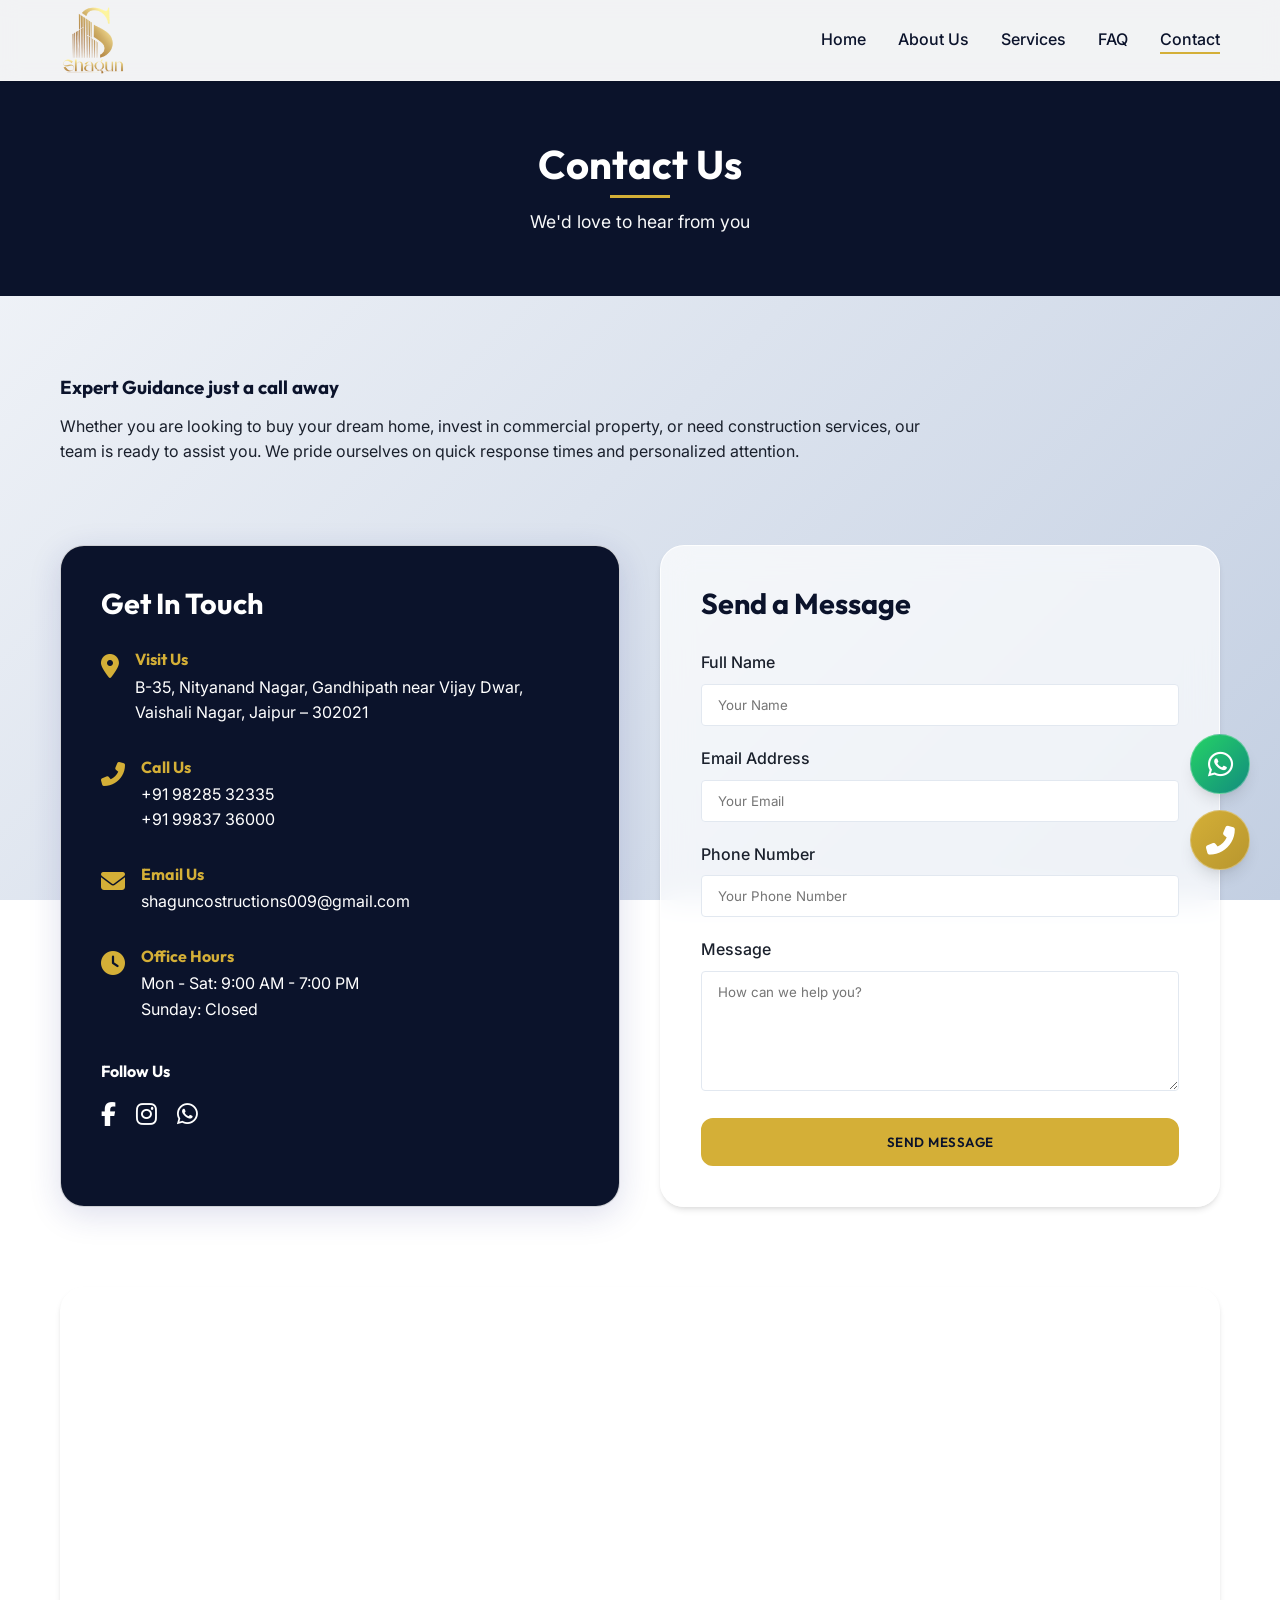
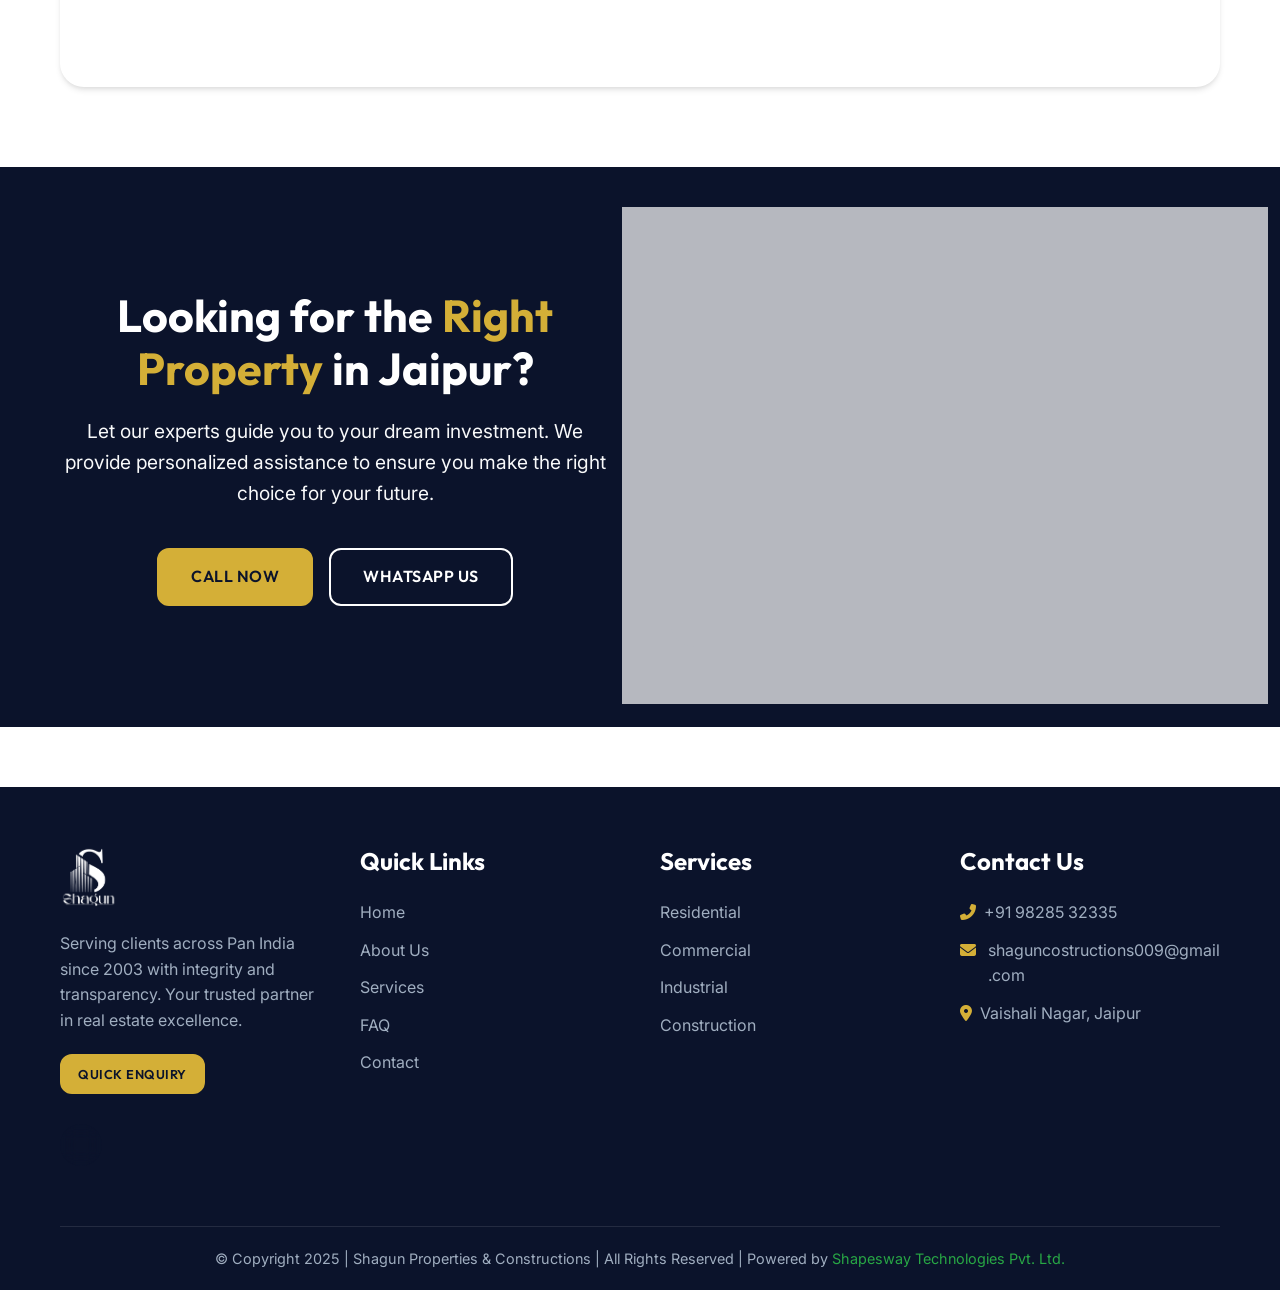
<file: contact.html>
<!DOCTYPE html>
<html lang="en">

<head>
    <meta charset="UTF-8">
    <meta name="viewport" content="width=device-width, initial-scale=1.0">
    <title>Contact Us | Shagun Properties & Constructions</title>
    <meta name="description"
        content="Get in touch with Shagun Properties & Constructions. Call us, email us, or visit our office in Jaipur.">
    <meta name="theme-color" content="#D4AF37">
    <link rel="preconnect" href="https://cdnjs.cloudflare.com">
    <link rel="stylesheet" href="assets/css/style.css">
    <link rel="stylesheet" href="https://cdnjs.cloudflare.com/ajax/libs/font-awesome/6.4.0/css/all.min.css">
</head>

<body>

    <!-- Header -->
    <header class="header">
        <div class="container">
            <a href="index.html" class="logo">
                <img src="assets/images/logo.png" alt="Shagun Properties" width="200" height="70" style="height: 70px; width: auto; object-fit: contain;">
            </a>
            <nav>
                <ul class="nav-menu">
                    <li><a href="index.html" class="nav-link">Home</a></li>
                    <li><a href="about.html" class="nav-link">About Us</a></li>
                    <li><a href="services.html" class="nav-link">Services</a></li>
                    <li><a href="faq.html" class="nav-link">FAQ</a></li>
                    <li><a href="contact.html" class="nav-link active">Contact</a></li>
                </ul>
            </nav>
            <div class="mobile-toggle">
                <i class="fas fa-bars"></i>
            </div>
        </div>
    </header>

    <main>
        <!-- Page Header -->
        <section class="section"
            style="background-color: var(--primary-dark); padding-top: 140px; padding-bottom: 60px;">
            <div class="container">
                <div class="section-title" style="margin-bottom: 0;">
                    <h2 style="color: var(--white);">Contact Us</h2>
                    <p style="color: var(--off-white);">We'd love to hear from you</p>
                </div>
            </div>
        </section>

        <!-- Why Contact Us Teaser -->
        <section class="section" style="padding-bottom: 0;">
            <div class="container">
                <div class="intro-text reveal" style="max-width: 900px;">
                    <h3 style="margin-bottom: 15px; color: var(--primary-dark);">Expert Guidance just a call away</h3>
                    <p>Whether you are looking to buy your dream home, invest in commercial property, or need
                        construction services, our team is ready to assist you. We pride ourselves on quick response
                        times and personalized attention.</p>
                </div>
            </div>
        </section>

        <!-- Contact Section -->
        <section class="section">
            <div class="container">
                <div class="contact-wrapper">
                    <!-- Contact Info -->
                    <div class="contact-info-box reveal"
                        style="background-color: #0B132B !important; color: #ffffff !important; padding: 40px; border-radius: 24px;">
                        <h3 style="font-size: 1.8rem; margin-bottom: 30px; color: #ffffff;">Get In Touch</h3>

                        <div class="contact-info-item">
                            <i class="fas fa-map-marker-alt contact-icon"></i>
                            <div>
                                <h4 style="color: var(--accent-gold); margin-bottom: 5px;">Visit Us</h4>
                                <p style="color: #ffffff;">B-35, Nityanand Nagar, Gandhipath near Vijay
                                    Dwar,<br>Vaishali
                                    Nagar, Jaipur – 302021
                                </p>
                            </div>
                        </div>

                        <div class="contact-info-item">
                            <i class="fas fa-phone-alt contact-icon"></i>
                            <div>
                                <h4 style="color: var(--accent-gold); margin-bottom: 5px;">Call Us</h4>
                                <p style="color: #ffffff;">+91 98285 32335</p>
                                <p style="color: #ffffff;">+91 99837 36000</p>
                            </div>
                        </div>

                        <div class="contact-info-item">
                            <i class="fas fa-envelope contact-icon"></i>
                            <div>
                                <h4 style="color: var(--accent-gold); margin-bottom: 5px;">Email Us</h4>
                                <p style="color: #ffffff;"><a href="mailto:shaguncostructions009@gmail.com" style="color: inherit;">shaguncostructions009@gmail.com</a></p>
                            </div>
                        </div>

                        <div class="contact-info-item">
                            <i class="fas fa-clock contact-icon"></i>
                            <div>
                                <h4 style="color: var(--accent-gold); margin-bottom: 5px;">Office Hours</h4>
                                <p style="color: #ffffff;">Mon - Sat: 9:00 AM - 7:00 PM</p>
                                <p style="color: #ffffff;">Sunday: Closed</p>
                            </div>
                        </div>

                        <div style="margin-top: 40px;">
                            <h4 style="color: var(--white); margin-bottom: 15px;">Follow Us</h4>
                            <div style="display: flex; gap: 20px;">
                                <a href="#" style="color: var(--white); font-size: 1.5rem;"><i
                                        class="fab fa-facebook-f"></i></a>
                                <a href="#" style="color: var(--white); font-size: 1.5rem;"><i
                                        class="fab fa-instagram"></i></a>
                                <a href="#" style="color: var(--white); font-size: 1.5rem;"><i
                                        class="fab fa-whatsapp"></i></a>
                            </div>
                        </div>
                    </div>

                    <!-- Contact Form -->
                    <div class="contact-form-box reveal">
                        <h3 style="font-size: 1.8rem; margin-bottom: 30px; color: var(--primary-dark);">Send a Message
                        </h3>
                        <form id="contactForm">
                            <div class="form-group">
                                <label for="name" class="form-label">Full Name</label>
                                <input type="text" id="name" class="form-input" placeholder="Your Name" required>
                            </div>

                            <div class="form-group">
                                <label for="email" class="form-label">Email Address</label>
                                <input type="email" id="email" class="form-input" placeholder="Your Email" required>
                            </div>

                            <div class="form-group">
                                <label for="phone" class="form-label">Phone Number</label>
                                <input type="tel" id="phone" class="form-input" placeholder="Your Phone Number"
                                    required>
                            </div>

                            <div class="form-group">
                                <label for="message" class="form-label">Message</label>
                                <textarea id="message" class="form-textarea" placeholder="How can we help you?"
                                    required></textarea>
                            </div>

                            <button type="submit" class="btn btn-primary" style="width: 100%;">Send Message</button>
                        </form>
                    </div>
                </div>
            </div>
        </section>

        <!-- Map (Optional Iframe) -->
        <section class="section" style="padding-top: 0;">
            <div class="container">
                <div class="reveal"
                    style="border-radius: var(--radius-lg); overflow: hidden; box-shadow: var(--shadow-md); height: 400px;">
                    <!-- Placeholder Map -->
                    <iframe
                        src="https://www.google.com/maps/embed?pb=!1m18!1m12!1m3!1d3557.9348310598507!2d75.74849837543918!3d26.90556327665148!2m3!1f0!2f0!3f0!3m2!1i1024!2i768!4f13.1!3m3!1m2!1s0x396db5ded715038b%3A0xa6714e3a0771cf8b!2sShagun%20Properties%20%40%20To-Let%20Service!5e0!3m2!1sen!2sin!4v1766127389194!5m2!1sen!2sin"
                        width="100%" height="100%" style="border:0;" allowfullscreen="" loading="lazy"
                        referrerpolicy="no-referrer-when-downgrade"></iframe>
                </div>
            </div>
        </section>
        
        <!-- CTA Banner -->
        <section class="cta-banner reveal" style="background: var(--primary-dark); padding: 80px 0; text-align: center;">
            <div class="container">
                <div class="intro-wrapper reveal">
                    <div class="intro-content">
                        <h2 style="font-size: 2.8rem; margin-bottom: 20px; color: var(--white); line-height: 1.2;">
                            Looking for the <span style="color: var(--accent-gold);">Right Property</span> in Jaipur?
                        </h2>
                        <p style="font-size: 1.2rem; margin-bottom: 40px; color: var(--off-white); line-height: 1.6;">
                            Let our experts guide you to your dream investment. We provide personalized assistance
                            to ensure you make the right choice for your future.
                        </p>
                        <div class="hero-btns">
                            <a href="tel:9828532335" class="btn btn-primary"
                                style="background-color: var(--accent-gold); color: var(--primary-dark); border-color: var(--accent-gold);">Call
                                Now</a>
                            <a href="https://wa.me/919828532335" class="btn btn-outline" target="_blank">WhatsApp Us</a>
                        </div>
                    </div>
                    <div class="intro-image">
                        <img src="assets/images/cta-bg.jpg" alt="Real Estate Consultation" class="glass-panel"
                            style="border-radius: var(--radius-lg); width: 100%; height: 400px; object-fit: cover; border: 1px solid rgba(255,255,255,0.1);"
                            loading="lazy" decoding="async">
                    </div>
                </div>
            </div>
        </section>

        <!-- White Spacer -->
        <div style="height: 60px; background-color: white;"></div>
    </main>

    <!-- Footer -->
    <footer class="footer">
        <div class="container">
            <div class="footer-content">
                <div class="footer-col">
                    <div class="footer-identity" style="margin-bottom: 24px;">
                        <a href="index.html">
                            <img src="assets/images/logo.png" alt="Shagun Properties Logo" width="180" height="60" style="height: 60px; width: auto; object-fit: contain; filter: brightness(0) invert(1);">
                        </a>
                    </div>
                    <p style="color: var(--text-light); margin-bottom: 20px;">
                        Serving clients across Pan India since 2003 with integrity and transparency. Your trusted
                        partner in real estate excellence.
                    </p>
                    <a href="contact.html" class="btn btn-primary"
                        style="padding: 8px 16px; font-size: 0.8rem; margin-bottom: 20px;">Quick Enquiry</a>
                    <div class="social-links">
                        <a href="https://www.instagram.com/shagun_constructions/" class="social-icon-instagram" target="_blank"><i class="fab fa-instagram"></i></a>
                    </div>
                </div>

                <div class="footer-col">
                    <h3>Quick Links</h3>
                    <ul class="footer-links">
                        <li><a href="index.html">Home</a></li>
                        <li><a href="about.html">About Us</a></li>
                        <li><a href="services.html">Services</a></li>
                        <li><a href="faq.html">FAQ</a></li>
                        <li><a href="contact.html">Contact</a></li>
                    </ul>
                </div>

                <div class="footer-col">
                    <h3>Services</h3>
                    <ul class="footer-links">
                        <li><a href="services.html">Residential</a></li>
                        <li><a href="services.html">Commercial</a></li>
                        <li><a href="services.html">Industrial</a></li>
                        <li><a href="services.html">Construction</a></li>
                    </ul>
                </div>

                <div class="footer-col">
                    <h3>Contact Us</h3>
                    <ul class="footer-links">
                        <li><i class="fas fa-phone-alt" style="color: var(--accent-gold); margin-right: 8px;"></i> +91
                            98285 32335</li>
                        <li><i class="fas fa-envelope" style="color: var(--accent-gold); margin-right: 12px;"></i>
                            <a href="mailto:shaguncostructions009@gmail.com">shaguncostructions009@gmail.com</a>
                        </li>
                        <li><i class="fas fa-map-marker-alt" style="color: var(--accent-gold); margin-right: 8px;"></i>
                            Vaishali Nagar, Jaipur</li>
                    </ul>
                </div>
            </div>

            <div class="footer-bottom">
                <p>©️ Copyright 2025 | <a href="index.html" style="color: inherit;">Shagun Properties & Constructions</a> | All Rights Reserved | Powered by
                    <a href="https://shapesway.in" target="_blank" rel="noopener" style="color: #28a745;">Shapesway
                        Technologies
                        Pvt. Ltd.</a>
                </p>
            </div>
        </div>
    </footer>

    <!-- Scroll to Top Button -->
    <button class="scroll-top-btn" title="Scroll to Top">
        <i class="fas fa-arrow-up"></i>
    </button>

    <!-- Floating Buttons -->
    <div class="floating-btns">
        <a href="https://wa.me/919828532335" class="float-btn btn-whatsapp" target="_blank" title="WhatsApp Us">
            <i class="fab fa-whatsapp"></i>
        </a>
        <a href="tel:9828532335" class="float-btn btn-call" title="Call Now">
            <i class="fas fa-phone-alt"></i>
        </a>
    </div>

    <script src="assets/js/script.js"></script>
</body>

</html>
</file>
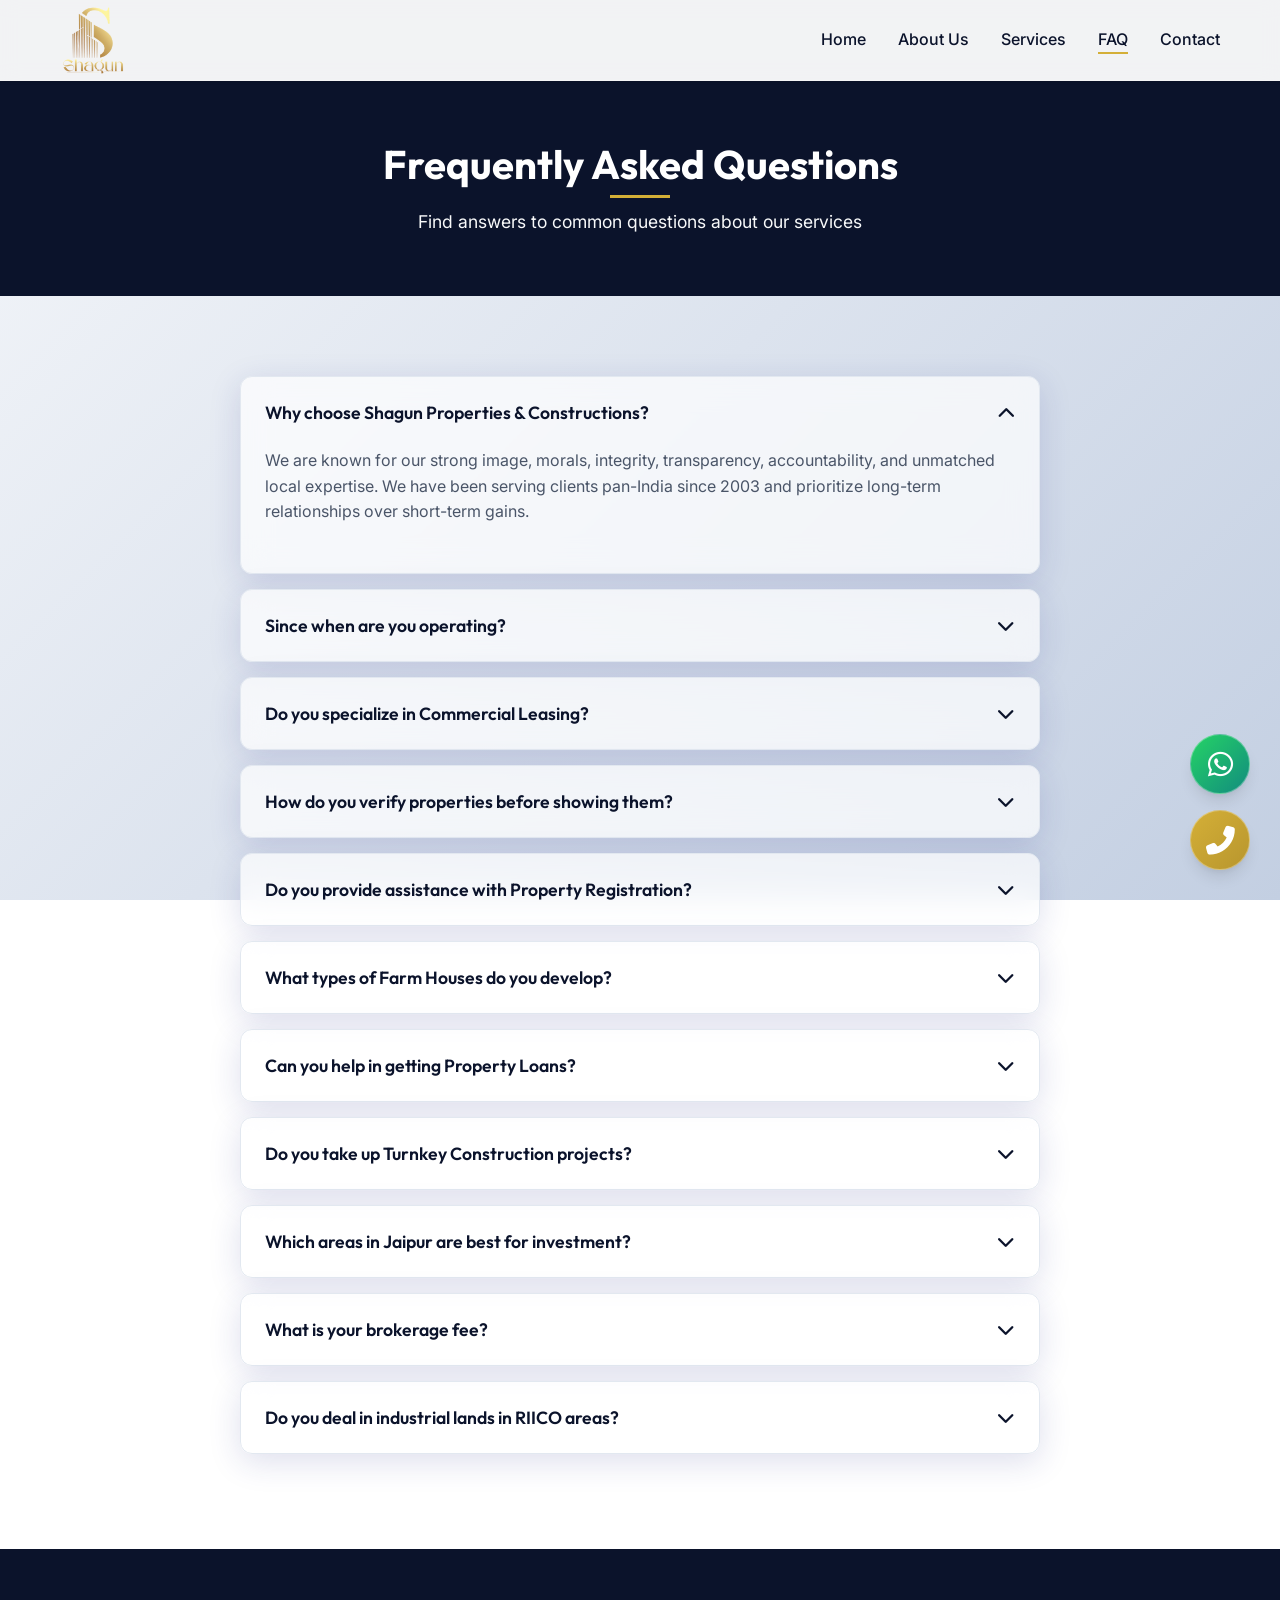
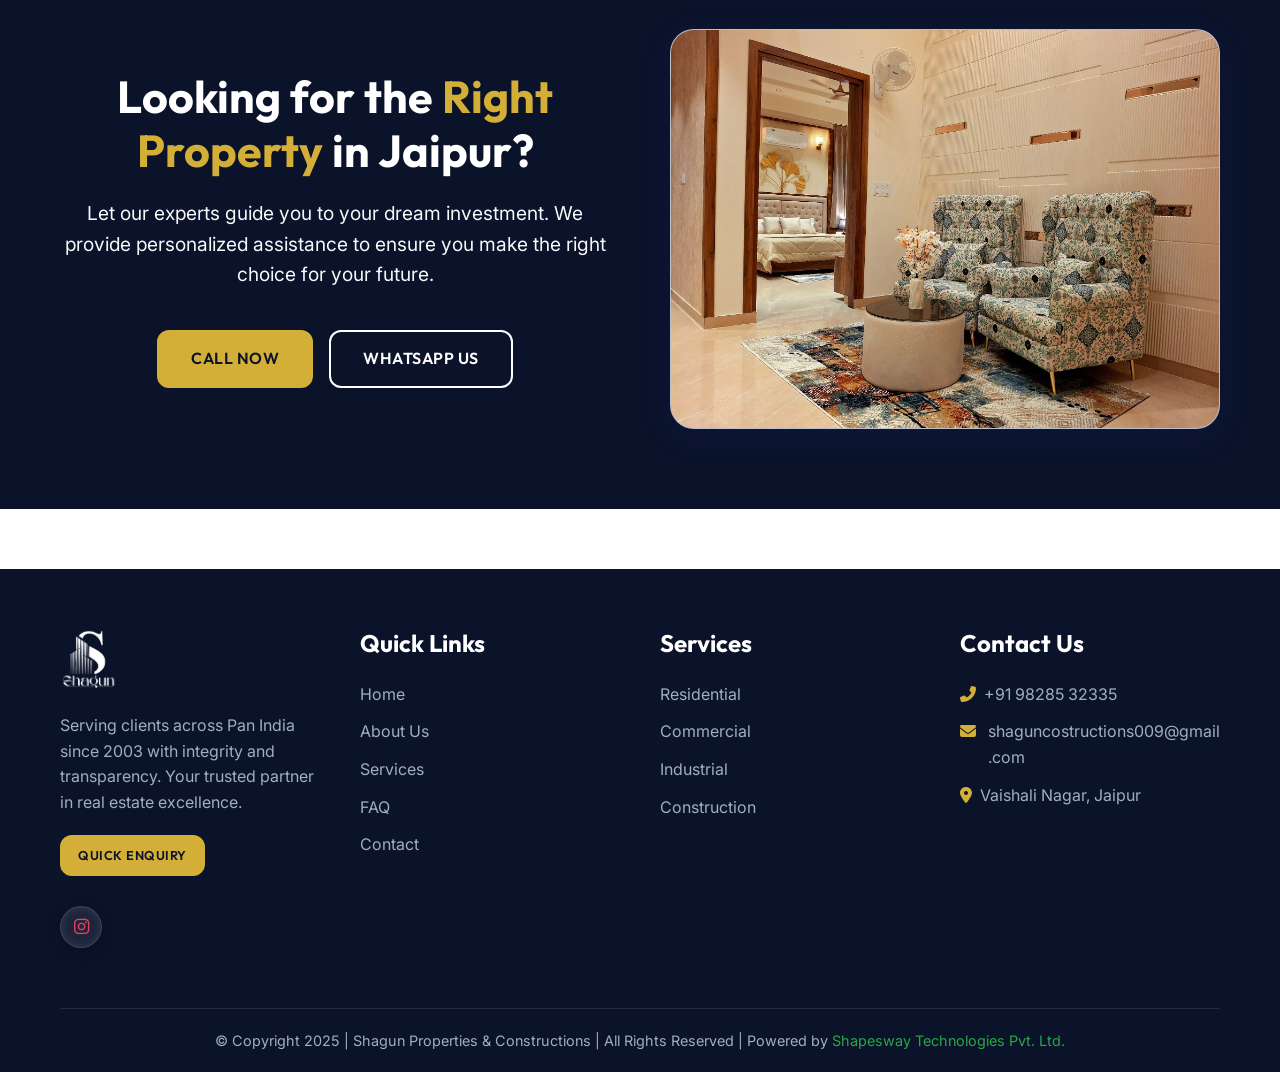
<file: faq.html>
<!DOCTYPE html>
<html lang="en">

<head>
    <meta charset="UTF-8">
    <meta name="viewport" content="width=device-width, initial-scale=1.0">
    <title>FAQ | Shagun Properties & Constructions</title>
    <meta name="description" content="Frequently Asked Questions about our real estate services in Jaipur.">
    <meta name="theme-color" content="#D4AF37">
    <link rel="preconnect" href="https://cdnjs.cloudflare.com">
    <link rel="stylesheet" href="assets/css/style.css">
    <link rel="stylesheet" href="https://cdnjs.cloudflare.com/ajax/libs/font-awesome/6.4.0/css/all.min.css">
</head>

<body>

    <!-- Header -->
    <header class="header">
        <div class="container">
            <a href="index.html" class="logo">
                <img src="assets/images/logo.png" alt="Shagun Properties" width="200" height="70" style="height: 70px; width: auto; object-fit: contain;">
            </a>
            <nav>
                <ul class="nav-menu">
                    <li><a href="index.html" class="nav-link">Home</a></li>
                    <li><a href="about.html" class="nav-link">About Us</a></li>
                    <li><a href="services.html" class="nav-link">Services</a></li>
                    <li><a href="faq.html" class="nav-link active">FAQ</a></li>
                    <li><a href="contact.html" class="nav-link">Contact</a></li>
                </ul>
            </nav>
            <div class="mobile-toggle">
                <i class="fas fa-bars"></i>
            </div>
        </div>
    </header>

    <main>
        <!-- Page Header -->
        <section class="section"
            style="background-color: var(--primary-dark); padding-top: 140px; padding-bottom: 60px;">
            <div class="container">
                <div class="section-title" style="margin-bottom: 0;">
                    <h2 style="color: var(--white);">Frequently Asked Questions</h2>
                    <p style="color: var(--off-white);">Find answers to common questions about our services</p>
                </div>
            </div>
        </section>

        <!-- FAQ Accordion -->
        <section class="section">
            <div class="container">
                <div class="accordion reveal">
                    <!-- Existing Items -->
                    <div class="accordion-item active">
                        <button class="accordion-header">
                            Why choose Shagun Properties & Constructions?
                            <i class="fas fa-chevron-down accordion-icon"></i>
                        </button>
                        <div class="accordion-body" style="max-height: 200px;">
                            <p style="color: var(--text-grey); padding-bottom: 24px;">
                                We are known for our strong image, morals, integrity, transparency, accountability, and
                                unmatched local expertise. We have been serving clients pan-India since 2003 and
                                prioritize long-term relationships over short-term gains.
                            </p>
                        </div>
                    </div>

                    <div class="accordion-item">
                        <button class="accordion-header">
                            Since when are you operating?
                            <i class="fas fa-chevron-down accordion-icon"></i>
                        </button>
                        <div class="accordion-body">
                            <p style="color: var(--text-grey); padding-bottom: 24px;">
                                We have been operating since 2003. Initially focused on property dealing and to-let
                                services, we expanded into colonization and construction in 2014.
                            </p>
                        </div>
                    </div>

                    <!-- New Items -->
                    <div class="accordion-item">
                        <button class="accordion-header">
                            Do you specialize in Commercial Leasing?
                            <i class="fas fa-chevron-down accordion-icon"></i>
                        </button>
                        <div class="accordion-body">
                            <p style="color: var(--text-grey); padding-bottom: 24px;">
                                Yes, commercial leasing is one of our strongholds. We help national and international
                                brands find the perfect retail or office space in Jaipur's prime markets.
                            </p>
                        </div>
                    </div>

                    <div class="accordion-item">
                        <button class="accordion-header">
                            How do you verify properties before showing them?
                            <i class="fas fa-chevron-down accordion-icon"></i>
                        </button>
                        <div class="accordion-body">
                            <p style="color: var(--text-grey); padding-bottom: 24px;">
                                We have a strict due diligence process. We verify land titles, JDA approval status, and
                                encumbrance certificates to ensure every property we list is free from legal disputes.
                            </p>
                        </div>
                    </div>

                    <div class="accordion-item">
                        <button class="accordion-header">
                            Do you provide assistance with Property Registration?
                            <i class="fas fa-chevron-down accordion-icon"></i>
                        </button>
                        <div class="accordion-body">
                            <p style="color: var(--text-grey); padding-bottom: 24px;">
                                Yes, we provide end-to-end support, including documentation, agreement drafting, and
                                assistance at the registrar's office for property registration.
                            </p>
                        </div>
                    </div>

                    <div class="accordion-item">
                        <button class="accordion-header">
                            What types of Farm Houses do you develop?
                            <i class="fas fa-chevron-down accordion-icon"></i>
                        </button>
                        <div class="accordion-body">
                            <p style="color: var(--text-grey); padding-bottom: 24px;">
                                We develop eco-friendly farm houses with gated security, boundary walls, plantation, and
                                basic amenities. We can also customize the construction basis your requirements.
                            </p>
                        </div>
                    </div>

                    <div class="accordion-item">
                        <button class="accordion-header">
                            Can you help in getting Property Loans?
                            <i class="fas fa-chevron-down accordion-icon"></i>
                        </button>
                        <div class="accordion-body">
                            <p style="color: var(--text-grey); padding-bottom: 24px;">
                                While we are not a financial institution, we have strong tie-ups with leading banks and
                                NBFCs to assist you in getting quick loan approvals for your property purchase.
                            </p>
                        </div>
                    </div>

                    <div class="accordion-item">
                        <button class="accordion-header">
                            Do you take up Turnkey Construction projects?
                            <i class="fas fa-chevron-down accordion-icon"></i>
                        </button>
                        <div class="accordion-body">
                            <p style="color: var(--text-grey); padding-bottom: 24px;">
                                Yes, as builders, we accept turnkey construction projects for residential bungalows and
                                commercial complexes, managing everything from design to handover.
                            </p>
                        </div>
                    </div>

                    <div class="accordion-item">
                        <button class="accordion-header">
                            Which areas in Jaipur are best for investment?
                            <i class="fas fa-chevron-down accordion-icon"></i>
                        </button>
                        <div class="accordion-body">
                            <p style="color: var(--text-grey); padding-bottom: 24px;">
                                Currently, areas like Vaishali Nagar Ext., Gandhipath, Sirsi Road, and Ajmer Road
                                offering high appreciation potential. We can guide you based on your budget and horizon.
                            </p>
                        </div>
                    </div>

                    <div class="accordion-item">
                        <button class="accordion-header">
                            What is your brokerage fee?
                            <i class="fas fa-chevron-down accordion-icon"></i>
                        </button>
                        <div class="accordion-body">
                            <p style="color: var(--text-grey); padding-bottom: 24px;">
                                Our charges are standard as per market norms and transparently discussed before any
                                deal. We believe in fair value for our services.
                            </p>
                        </div>
                    </div>

                    <div class="accordion-item">
                        <button class="accordion-header">
                            Do you deal in industrial lands in RIICO areas?
                            <i class="fas fa-chevron-down accordion-icon"></i>
                        </button>
                        <div class="accordion-body">
                            <p style="color: var(--text-grey); padding-bottom: 24px;">
                                Yes, we have an extensive portfolio of industrial plots in RIICO developed areas
                                suitable for manufacturing units and warehouses.
                            </p>
                        </div>
                    </div>
                </div>
            </div>
        </section>
        
        <!-- CTA Banner -->
        <section class="cta-banner reveal" style="background: var(--primary-dark); padding: 80px 0; text-align: center;">
            <div class="container">
                <div class="intro-wrapper reveal">
                    <div class="intro-content">
                        <h2 style="font-size: 2.8rem; margin-bottom: 20px; color: var(--white); line-height: 1.2;">
                            Looking for the <span style="color: var(--accent-gold);">Right Property</span> in Jaipur?
                        </h2>
                        <p style="font-size: 1.2rem; margin-bottom: 40px; color: var(--off-white); line-height: 1.6;">
                            Let our experts guide you to your dream investment. We provide personalized assistance
                            to ensure you make the right choice for your future.
                        </p>
                        <div class="hero-btns">
                            <a href="tel:9828532335" class="btn btn-primary"
                                style="background-color: var(--accent-gold); color: var(--primary-dark); border-color: var(--accent-gold);">Call
                                Now</a>
                            <a href="https://wa.me/919828532335" class="btn btn-outline" target="_blank">WhatsApp Us</a>
                        </div>
                    </div>
                    <div class="intro-image">
                        <img src="assets/images/cta-bg.jpg" alt="Real Estate Consultation" class="glass-panel"
                            style="border-radius: var(--radius-lg); width: 100%; height: 400px; object-fit: cover; border: 1px solid rgba(255,255,255,0.1);"
                            loading="lazy" decoding="async">
                    </div>
                </div>
            </div>
        </section>

        <!-- White Spacer -->
        <div style="height: 60px; background-color: white;"></div>
    </main>

    <!-- Footer -->
    <footer class="footer">
        <div class="container">
            <div class="footer-content">
                <div class="footer-col">
                    <div class="footer-identity" style="margin-bottom: 24px;">
                        <a href="index.html">
                            <img src="assets/images/logo.png" alt="Shagun Properties Logo" width="180" height="60" style="height: 60px; width: auto; object-fit: contain; filter: brightness(0) invert(1);">
                        </a>
                    </div>
                    <p style="color: var(--text-light); margin-bottom: 20px;">
                        Serving clients across Pan India since 2003 with integrity and transparency. Your trusted
                        partner in real estate excellence.
                    </p>
                    <a href="contact.html" class="btn btn-primary"
                        style="padding: 8px 16px; font-size: 0.8rem; margin-bottom: 20px;">Quick Enquiry</a>
                    <div class="social-links">
                        <a href="https://www.instagram.com/shagun_constructions/" class="social-icon-instagram" target="_blank"><i class="fab fa-instagram"></i></a>
                    </div>
                </div>

                <div class="footer-col">
                    <h3>Quick Links</h3>
                    <ul class="footer-links">
                        <li><a href="index.html">Home</a></li>
                        <li><a href="about.html">About Us</a></li>
                        <li><a href="services.html">Services</a></li>
                        <li><a href="faq.html">FAQ</a></li>
                        <li><a href="contact.html">Contact</a></li>
                    </ul>
                </div>

                <div class="footer-col">
                    <h3>Services</h3>
                    <ul class="footer-links">
                        <li><a href="services.html">Residential</a></li>
                        <li><a href="services.html">Commercial</a></li>
                        <li><a href="services.html">Industrial</a></li>
                        <li><a href="services.html">Construction</a></li>
                    </ul>
                </div>

                <div class="footer-col">
                    <h3>Contact Us</h3>
                    <ul class="footer-links">
                        <li><i class="fas fa-phone-alt" style="color: var(--accent-gold); margin-right: 8px;"></i> +91
                            98285 32335</li>
                        <li><i class="fas fa-envelope" style="color: var(--accent-gold); margin-right: 12px;"></i>
                            <a href="mailto:shaguncostructions009@gmail.com">shaguncostructions009@gmail.com</a>
                        </li>
                        <li><i class="fas fa-map-marker-alt" style="color: var(--accent-gold); margin-right: 8px;"></i>
                            Vaishali Nagar, Jaipur</li>
                    </ul>
                </div>
            </div>

            <div class="footer-bottom">
                <p>©️ Copyright 2025 | <a href="index.html" style="color: inherit;">Shagun Properties & Constructions</a> | All Rights Reserved | Powered by
                    <a href="https://shapesway.in" target="_blank" rel="noopener" style="color: #28a745;">Shapesway
                        Technologies
                        Pvt. Ltd.</a>
                </p>
            </div>
        </div>
    </footer>

    <!-- Scroll to Top Button -->
    <button class="scroll-top-btn" title="Scroll to Top">
        <i class="fas fa-arrow-up"></i>
    </button>

    <!-- Floating Buttons -->
    <div class="floating-btns">
        <a href="https://wa.me/919828532335" class="float-btn btn-whatsapp" target="_blank" title="WhatsApp Us">
            <i class="fab fa-whatsapp"></i>
        </a>
        <a href="tel:9828532335" class="float-btn btn-call" title="Call Now">
            <i class="fas fa-phone-alt"></i>
        </a>
    </div>

    <script src="assets/js/script.js"></script>
</body>

</html>
</file>
<file: assets/css/style.css>
@import url('https://fonts.googleapis.com/css2?family=Inter:wght@300;400;500;600&family=Outfit:wght@400;500;600;700&display=swap');

:root {
    --primary-dark: #0B132B;
    --primary-blue: #1C2541;
    --accent-gold: #D4AF37;
    --accent-gold-hover: #b8962e;
    --white: #ffffff;
    --off-white: #f8f9fa;
    --text-dark: #1a202c;
    --text-grey: #4a5568;
    --text-light: #a0aec0;
    --shadow-sm: 0 1px 3px rgba(0, 0, 0, 0.12), 0 1px 2px rgba(0, 0, 0, 0.24);
    --shadow-md: 0 4px 6px -1px rgba(0, 0, 0, 0.1), 0 2px 4px -1px rgba(0, 0, 0, 0.06);
    --shadow-lg: 0 10px 15px -3px rgba(0, 0, 0, 0.1), 0 4px 6px -2px rgba(0, 0, 0, 0.05);

    /* Glassmorphism Variables */
    --glass-bg: rgba(255, 255, 255, 0.7);
    --glass-border: 1px solid rgba(255, 255, 255, 0.8);
    --glass-shadow: 0 8px 32px 0 rgba(31, 38, 135, 0.15);
    --glass-backdrop: blur(15px);

    --radius-sm: 4px;
    --radius-md: 12px;
    --radius-lg: 24px;
    --transition: all 0.4s cubic-bezier(0.25, 0.8, 0.25, 1);
}

* {
    margin: 0;
    padding: 0;
    box-sizing: border-box;
}

html {
    scroll-behavior: smooth;
    font-size: 16px;
}

body {
    font-family: 'Inter', sans-serif;
    color: var(--text-dark);
    /* Subtle premium gradient background */
    background: linear-gradient(135deg, #f5f7fa 0%, #c3cfe2 100%);
    background-attachment: fixed;
    line-height: 1.6;
    overflow-x: hidden;
}

/* Reusable Glass Class */
.glass-panel {
    background: var(--glass-bg);
    backdrop-filter: var(--glass-backdrop);
    -webkit-backdrop-filter: var(--glass-backdrop);
    border: var(--glass-border);
    box-shadow: var(--glass-shadow);
}


/* Global Styles */
h1,
h2,
h3,
h4,
h5,
h6 {
    font-family: 'Outfit', sans-serif;
    color: var(--primary-dark);
    line-height: 1.2;
    margin-bottom: 20px;
}

a {
    text-decoration: none;
    color: inherit;
    transition: var(--transition);
}

ul {
    list-style: none;
}

img {
    max-width: 100%;
    display: block;
}

.container {
    max-width: 1200px;
    margin: 0 auto;
    padding: 0 20px;
}

/* Glassmorphism Cards */
.keyword-card,
.service-card,
.value-card,
.property-card-wrapper,
.contact-form-box,
.contact-info-box,
.accordion-item,
.stat-item,
.section-card,
.process-step-card {
    background: var(--glass-bg) !important;
    backdrop-filter: var(--glass-backdrop);
    -webkit-backdrop-filter: var(--glass-backdrop);
    border: var(--glass-border);
    box-shadow: var(--glass-shadow);
    transition: var(--transition);
    position: relative;
    overflow: hidden;
    border-radius: var(--radius-md);
}

/* Liquid Glass Hover Effect */
.keyword-card::before,
.service-card::before,
.value-card::before,
.section-card::before,
.process-step-card::before {
    content: '';
    position: absolute;
    top: 0;
    left: -150%;
    width: 100%;
    height: 100%;
    background: linear-gradient(120deg,
            transparent,
            rgba(255, 255, 255, 0.4),
            transparent);
    transform: skewX(-25deg);
    transition: all 0.7s;
    pointer-events: none;
    z-index: 10;
}

.keyword-card:hover::before,
.service-card:hover::before,
.value-card:hover::before {
    left: 150%;
}

.keyword-card:hover,
.service-card:hover,
.value-card:hover,
.section-card:hover,
.process-step-card:hover {
    transform: translateY(-10px) scale(1.02);
    box-shadow: 0 15px 30px rgba(31, 38, 135, 0.2);
    border-color: var(--accent-gold);
}

/* Floating Buttons Glow */
.float-btn {
    box-shadow: 0 0 15px rgba(255, 255, 255, 0.5);
    background: rgba(255, 255, 255, 0.2);
    backdrop-filter: blur(5px);
    border: 1px solid rgba(255, 255, 255, 0.3);
}

.btn-whatsapp {
    background: linear-gradient(135deg, #25D366, #128C7E);
    box-shadow: 0 10px 20px rgba(37, 211, 102, 0.3);
}

.btn-call {
    background: linear-gradient(135deg, #D4AF37, #b8962e);
    box-shadow: 0 10px 20px rgba(212, 175, 55, 0.3);
}

.float-btn:hover {
    transform: translateY(-5px) scale(1.1);
    box-shadow: 0 15px 30px rgba(0, 0, 0, 0.2);
}

/* Header Glass Enhancement */
.header {
    background: rgba(255, 255, 255, 0.85);
    backdrop-filter: blur(20px);
    border-bottom: 1px solid rgba(255, 255, 255, 0.3);
}

.section {
    padding: 80px 0;
}

@media (max-width: 768px) {
    .section {
        padding: 50px 0;
    }
}


.section-title {
    text-align: center;
    margin-bottom: 60px;
}

.section-title h2 {
    font-size: 2.5rem;
    font-weight: 700;
    margin-bottom: 20px;
    position: relative;
    display: inline-block;
}

.section-title h2::after {
    content: '';
    position: absolute;
    bottom: -10px;
    left: 50%;
    transform: translateX(-50%);
    width: 60px;
    height: 3px;
    background-color: var(--accent-gold);
}

.section-title p {
    color: var(--text-grey);
    font-size: 1.1rem;
    max-width: 600px;
    margin: 0 auto;
}

/* Header */
.header {
    background-color: rgb(255 255 255 / 95%);
    backdrop-filter: blur(10px);
    position: fixed;
    top: 0;
    left: 0;
    width: 100%;
    z-index: 1000;
    box-shadow: var(--shadow-sm);
    transition: var(--transition);
}

.header .container {
    display: flex;
    align-items: center;
    justify-content: space-between;
    height: 80px;
}

.logo {
    display: flex;
    align-items: center;
}

.logo img {
    height: 70px;
    width: auto;
    object-fit: contain;
}

.nav-menu {
    display: flex;
    align-items: center;
    gap: 32px;
}

.nav-link {
    font-weight: 500;
    font-size: 1rem;
    color: var(--primary-dark);
    position: relative;
    padding: 5px 0;
}

.nav-link::after {
    content: '';
    position: absolute;
    bottom: 0;
    left: 0;
    width: 0;
    height: 2px;
    background-color: var(--accent-gold);
    transition: var(--transition);
}

.nav-link:hover::after,
.nav-link.active::after {
    width: 100%;
}

.mobile-toggle {
    display: none;
    font-size: 1.5rem;
    color: var(--primary-dark);
    cursor: pointer;
}

/* Hero Section */
.hero {
    min-height: 100vh;
    background: linear-gradient(rgba(11, 19, 43, 0.7), rgba(11, 19, 43, 0.7)), url('../images/hero-bg.jpg');
    background-size: cover;
    background-position: center;
    background-attachment: fixed;
    display: flex;
    align-items: center;
    justify-content: center;
    text-align: center;
    color: var(--white);
    padding: 100px 20px 60px;
    /* Increased top padding for fixed header */
}

.hero-content {
    max-width: 800px;
    padding: 20px;
    animation: fadeInUp 1s ease-out;
}

.hero h1 {
    font-size: 3.5rem;
    margin-bottom: 24px;
    color: var(--white);
    text-shadow: 0 2px 4px rgba(0, 0, 0, 0.3);
}

.hero p {
    font-size: 1.25rem;
    margin-bottom: 40px;
    color: var(--off-white);
}

.btn {
    display: inline-block;
    padding: 14px 32px;
    border-radius: var(--radius-md);
    font-family: 'Outfit', sans-serif;
    font-weight: 600;
    text-transform: uppercase;
    letter-spacing: 0.5px;
    cursor: pointer;
    transition: var(--transition);
    text-align: center;
}

.hero-btns {
    display: flex;
    align-items: center;
    justify-content: center;
    gap: 16px;
    flex-wrap: wrap;
}

.btn-primary {
    background-color: var(--accent-gold);
    color: var(--primary-dark);
    border: 2px solid var(--accent-gold);
}

.btn-primary:hover {
    background-color: transparent;
    color: var(--accent-gold);
}

.btn-outline {
    background-color: transparent;
    color: var(--white);
    border: 2px solid var(--white);
}

.btn-outline:hover {
    background-color: var(--white);
    color: var(--primary-dark);
}

/* About Intro (Home) */
.intro-wrapper {
    display: flex;
    align-items: center;
    gap: 60px;
}

.intro-image {
    flex: 1;
}

.intro-content {
    flex: 1;
}

.intro-wrapper.reverse {
    flex-direction: row-reverse;
}

@media (max-width: 992px) {
    .intro-wrapper,
    .intro-wrapper.reverse {
        flex-direction: column;
        gap: 40px;
    }

    .intro-content,
    .intro-image {
        width: 100%;
        flex: none;
    }

    .intro-content .section-title,
    .intro-content .section-title p {
        text-align: center !important;
    }
}

/* Keywords Section */
.keywords-grid {
    display: grid;
    grid-template-columns: repeat(3, 1fr);
    gap: 30px;
    margin-top: 40px;
}

@media (max-width: 992px) {
    .keywords-grid {
        grid-template-columns: repeat(2, 1fr);
    }
}

@media (max-width: 600px) {
    .keywords-grid {
        grid-template-columns: 1fr;
    }
}

.keyword-card {
    background: var(--glass-bg);
    backdrop-filter: var(--glass-backdrop);
    -webkit-backdrop-filter: var(--glass-backdrop);
    border: var(--glass-border);
    box-shadow: var(--glass-shadow);
    padding: 24px;
    border-radius: var(--radius-md);
    text-align: center;
    transition: var(--transition);
    position: relative;
    overflow: hidden;
}

.keyword-card::before {
    content: '';
    position: absolute;
    top: 0;
    left: -150%;
    width: 100%;
    height: 100%;
    background: linear-gradient(120deg, transparent, rgba(255, 255, 255, 0.4), transparent);
    transform: skewX(-25deg);
    transition: all 0.7s;
    pointer-events: none;
    z-index: 10;
}

.keyword-card:hover::before {
    left: 150%;
}

.keyword-card:hover {
    transform: translateY(-12px) scale(1.03);
    box-shadow: 0 25px 50px -12px rgba(31, 38, 135, 0.25), 0 15px 25px -10px rgba(212, 175, 55, 0.2);
    border-color: var(--accent-gold);
    background: rgba(255, 255, 255, 0.95);
}

.keyword-icon {
    font-size: 2rem;
    color: var(--accent-gold);
    margin-bottom: 16px;
}

.keyword-title {
    font-weight: 600;
    color: var(--primary-dark);
}

/* Featured Property */
.featured-property {
    background-color: var(--off-white);
}

.property-card-wrapper {
    display: flex;
    background: var(--white);
    border-radius: var(--radius-lg);
    overflow: hidden;
    box-shadow: var(--shadow-md);
    margin-top: 40px;
}

.property-image {
    flex: 1;
    min-height: 400px;
    background: url('https://images.unsplash.com/photo-1600585154340-be6161a56a0c?ixlib=rb-4.0.3&auto=format&fit=crop&w=1471&q=80') center/cover;
}

.property-details {
    flex: 1;
    padding: 48px;
    display: flex;
    flex-direction: column;
    justify-content: center;
}

.property-tag {
    display: inline-block;
    background-color: var(--accent-gold);
    color: var(--primary-dark);
    padding: 6px 12px;
    border-radius: var(--radius-sm);
    font-size: 0.875rem;
    font-weight: 600;
    width: fit-content;
    margin-bottom: 16px;
}

.property-title {
    font-size: 2rem;
    margin-bottom: 24px;
}

.property-specs {
    display: grid;
    grid-template-columns: repeat(2, 1fr);
    gap: 16px;
    margin-bottom: 32px;
}

.spec-item {
    display: flex;
    align-items: center;
    color: var(--text-grey);
}

.spec-icon {
    color: var(--accent-gold);
    margin-right: 10px;
}

/* Services Page - Cards */
.services-grid {
    display: grid;
    grid-template-columns: repeat(auto-fit, minmax(320px, 1fr));
    gap: 30px;
}

.service-card {
    background: var(--white);
    border-radius: var(--radius-lg);
    overflow: hidden;
    box-shadow: var(--shadow-sm);
    transition: var(--transition);
    position: relative;
    border: 1px solid rgba(0, 0, 0, 0.05);
    display: flex;
    flex-direction: column;
}

.service-card:hover {
    transform: translateY(-12px);
    box-shadow: 0 25px 50px -12px rgba(0, 0, 0, 0.15), 0 15px 25px -10px rgba(212, 175, 55, 0.15);
    border-color: var(--accent-gold);
}

.service-image {
    width: 100%;
    height: 240px;
    overflow: hidden;
    position: relative;
    background-color: #f4f4f4;
    /* Neutral background before image loads */
}

.service-image::after {
    content: '';
    position: absolute;
    top: 0;
    left: 0;
    width: 100%;
    height: 100%;
    background: linear-gradient(to bottom, transparent 50%, rgba(0, 0, 0, 0.3));
    z-index: 1;
    transition: var(--transition);
}

.service-image img {
    width: 100%;
    height: 100%;
    object-fit: cover;
    transition: transform 0.6s cubic-bezier(0.165, 0.84, 0.44, 1);
    display: block;
}

.service-card:hover .service-image img {
    transform: scale(1.1);
}

.service-card:hover .service-image::after {
    background: linear-gradient(to bottom, transparent 30%, rgba(11, 19, 43, 0.4));
}

.service-card-content {
    padding: 30px;
    flex-grow: 1;
    display: flex;
    flex-direction: column;
}

.service-card h3 {
    font-size: 1.6rem;
    margin-bottom: 16px;
    color: var(--primary-dark);
}

.service-card .btn-contact {
    margin-top: auto;
    width: 100%;
    text-align: center;
    padding: 12px;
    font-size: 0.9rem;
    background: var(--primary-dark);
    color: var(--white);
    border: 2px solid var(--primary-dark);
}

.service-card .btn-contact:hover {
    background: var(--accent-gold);
    border-color: var(--accent-gold);
    color: var(--primary-dark);
}

/* FAQ Accordion */
.accordion {
    max-width: 800px;
    margin: 0 auto;
}

.accordion-item {
    border: 1px solid #e2e8f0;
    margin-bottom: 15px;
    border-radius: var(--radius-md);
    overflow: hidden;
    background: var(--white);
}

.accordion-header {
    width: 100%;
    padding: 24px;
    display: flex;
    justify-content: space-between;
    align-items: center;
    cursor: pointer;
    background: transparent;
    border: none;
    font-family: 'Outfit', sans-serif;
    font-size: 1.1rem;
    font-weight: 600;
    color: var(--primary-dark);
    text-align: left;
    transition: var(--transition);
}

.accordion-header:hover {
    background-color: var(--off-white);
}

.accordion-icon {
    transition: transform 0.3s ease;
}

.accordion-item.active .accordion-icon {
    transform: rotate(180deg);
}

.accordion-body {
    max-height: 0;
    overflow: hidden;
    transition: max-height 0.3s ease;
    padding: 0 24px;
}

.accordion-item.active .accordion-body {
    padding-bottom: 24px;
}

/* Contact Page */
.contact-wrapper {
    display: grid;
    grid-template-columns: 1fr 1fr;
    gap: 40px;
}

.contact-info-box {
    background: var(--primary-dark);
    color: var(--white);
    padding: 40px;
    border-radius: var(--radius-lg);
}

.contact-info-item {
    display: flex;
    align-items: flex-start;
    margin-bottom: 32px;
    word-break: break-word;
}

.contact-icon {
    color: var(--accent-gold);
    font-size: 1.5rem;
    margin-right: 16px;
    margin-top: 4px;
}

.contact-form-box {
    background: var(--white);
    padding: 40px;
    border-radius: var(--radius-lg);
    box-shadow: var(--shadow-md);
}

.form-group {
    margin-bottom: 20px;
}

.form-label {
    display: block;
    margin-bottom: 8px;
    font-weight: 500;
}

.form-input,
.form-textarea {
    width: 100%;
    padding: 12px 16px;
    border: 1px solid #e2e8f0;
    border-radius: var(--radius-sm);
    font-family: inherit;
    transition: var(--transition);
}

.form-input:focus,
.form-textarea:focus {
    outline: none;
    border-color: var(--accent-gold);
    box-shadow: 0 0 0 3px rgba(212, 175, 55, 0.1);
}

.form-textarea {
    resize: vertical;
    min-height: 120px;
}

/* Footer */
.footer {
    background-color: var(--primary-dark);
    color: var(--white);
    padding: 60px 0 20px;
}

.footer-content {
    display: grid;
    grid-template-columns: repeat(auto-fit, minmax(250px, 1fr));
    gap: 40px;
    margin-bottom: 60px;
}

.footer-col h3 {
    color: var(--white);
    font-size: 1.5rem;
    margin-bottom: 24px;
}

.footer-links li {
    margin-bottom: 12px;
    display: flex;
    align-items: flex-start;
    color: var(--text-light);
    word-break: break-word;
}

.footer-links li i {
    margin-top: 4px;
    flex-shrink: 0;
}

.footer-links a {
    color: var(--text-light);
}

.footer-links a:hover {
    color: var(--accent-gold);
    padding-left: 5px;
}

.social-links {
    display: flex;
    gap: 15px;
    margin-top: 10px;
}

.social-links a {
    width: 42px;
    height: 42px;
    display: flex;
    align-items: center;
    justify-content: center;
    border-radius: 50%;
    /* Liquid Glass Effect */
    background: rgba(255, 255, 255, 0.08); /* Semi-transparent */
    backdrop-filter: blur(8px); /* Frosted glass look */
    -webkit-backdrop-filter: blur(8px);
    border: 1px solid rgba(255, 255, 255, 0.15); /* Light edge */
    box-shadow: 
        0 4px 15px rgba(0, 0, 0, 0.2), 
        inset 0 0 8px rgba(255, 255, 255, 0.1);
    
    font-size: 1.1rem;
    transition: all 0.4s cubic-bezier(0.175, 0.885, 0.32, 1.275);
    text-decoration: none;
    position: relative;
    overflow: hidden;
}

.social-links a:hover {
    transform: translateY(-5px) scale(1.08);
    background: rgba(255, 255, 255, 0.18);
    border-color: rgba(255, 255, 255, 0.4);
    box-shadow: 
        0 8px 25px rgba(0, 0, 0, 0.3), 
        inset 0 0 12px rgba(255, 255, 255, 0.2);
}

.social-icon-facebook {
    color: #1877F2 !important;
}

.social-icon-instagram {
    color: #E4405F !important;
}

.social-icon-linkedin {
    color: #0A66C2 !important;
}

.social-icon-whatsapp {
    color: #25D366 !important;
}

.footer-bottom {
    border-top: 1px solid rgba(255, 255, 255, 0.1);
    padding-top: 20px;
    text-align: center;
    color: var(--text-light);
    font-size: 0.9rem;
}

/* Floating Buttons */
.floating-btns {
    position: fixed;
    bottom: 30px;
    right: 30px;
    z-index: 999;
    display: flex;
    flex-direction: column;
    gap: 16px;
}

.float-btn {
    width: 60px;
    height: 60px;
    border-radius: 50%;
    display: flex;
    align-items: center;
    justify-content: center;
    color: var(--white);
    font-size: 1.8rem;
    box-shadow: var(--shadow-lg);
    transition: transform 0.3s cubic-bezier(0.175, 0.885, 0.32, 1.275);
}

.float-btn:hover {
    transform: scale(1.1);
}

/* Scroll to Top Button on Left */
.scroll-top-btn {
    position: fixed;
    bottom: 30px;
    left: 30px;
    z-index: 999;
    width: 60px;
    height: 60px;
    border-radius: 50%;
    display: none; /* Hidden by default */
    align-items: center;
    justify-content: center;
    color: var(--white);
    background: linear-gradient(135deg, var(--primary-blue), var(--primary-dark));
    font-size: 1.5rem;
    box-shadow: var(--shadow-lg);
    transition: var(--transition);
    border: 1px solid rgba(255, 255, 255, 0.3);
    backdrop-filter: blur(5px);
    cursor: pointer;
}

.scroll-top-btn.show {
    display: flex;
    animation: fadeInUp 0.4s ease-out;
}

.scroll-top-btn:hover {
    transform: translateY(-5px) scale(1.1);
    box-shadow: 0 15px 30px rgba(0, 0, 0, 0.2);
    background: linear-gradient(135deg, var(--accent-gold), var(--accent-gold-hover));
    color: var(--primary-dark);
}

.btn-whatsapp {
    background-color: #25D366;
}

.btn-call {
    background-color: var(--accent-gold);
}

/* Animations */
@keyframes fadeInUp {
    from {
        opacity: 0;
        transform: translateY(30px);
    }

    to {
        opacity: 1;
        transform: translateY(0);
    }
}

.reveal {
    opacity: 0;
    transform: translateY(30px);
    transition: all 0.8s ease-out;
}

.reveal.active {
    opacity: 1;
    transform: translateY(0);
}

/* Metrics / Stats Section */
.stats-grid {
    display: grid;
    grid-template-columns: repeat(auto-fit, minmax(150px, 1fr));
    gap: 30px;
    text-align: center;
}

.stat-item {
    background: rgba(255, 255, 255, 0.1);
    backdrop-filter: blur(5px);
    padding: 30px 20px;
    border-radius: var(--radius-md);
    border: 1px solid rgba(255, 255, 255, 0.2);
    transition: var(--transition);
}

.stat-item:hover {
    transform: translateY(-5px);
    background: rgba(255, 255, 255, 0.2);
}

.stat-number {
    font-size: 2.5rem;
    font-weight: 700;
    color: var(--accent-gold);
    margin-bottom: 10px;
    display: block;
}

.stat-label {
    color: var(--white);
    font-size: 1rem;
    font-weight: 500;
}

/* Timeline Section */
.timeline {
    position: relative;
    max-width: 800px;
    margin: 0 auto;
    padding: 20px 0;
}

.timeline::after {
    content: '';
    position: absolute;
    width: 2px;
    background-color: var(--accent-gold);
    top: 0;
    bottom: 0;
    left: 50%;
    margin-left: -1px;
}

.timeline-item {
    padding: 10px 40px;
    position: relative;
    background-color: inherit;
    width: 50%;
    box-sizing: border-box;
}

.timeline-item::after {
    content: '';
    position: absolute;
    width: 20px;
    height: 20px;
    right: -10px;
    background-color: var(--white);
    border: 4px solid var(--accent-gold);
    top: 15px;
    border-radius: 50%;
    z-index: 1;
}

.left {
    left: 0;
}

.right {
    left: 50%;
}

.left::before {
    content: " ";
    height: 0;
    position: absolute;
    top: 22px;
    width: 0;
    z-index: 1;
    right: 30px;
    border: medium solid white;
    border-width: 10px 0 10px 10px;
    border-color: transparent transparent transparent white;
}

.right::before {
    content: " ";
    height: 0;
    position: absolute;
    top: 22px;
    width: 0;
    z-index: 1;
    left: 30px;
    border: medium solid white;
    border-width: 10px 10px 10px 0;
    border-color: transparent white transparent transparent;
}

.right::after {
    left: -10px;
}

.timeline-content {
    padding: 20px 30px;
    background-color: white;
    position: relative;
    border-radius: var(--radius-md);
    box-shadow: var(--shadow-sm);
}

/* Core Values Grid */
.values-grid {
    display: grid;
    grid-template-columns: repeat(auto-fit, minmax(220px, 1fr));
    gap: 30px;
}

.value-card {
    background: linear-gradient(145deg, #ffffff, #fdf8e6);
    padding: 40px 30px;
    border-radius: var(--radius-lg);
    text-align: center;
    box-shadow: var(--shadow-md);
    border: 1px solid rgba(212, 175, 55, 0.1);
    border-top: 5px solid var(--accent-gold);
    transition: var(--transition);
    position: relative;
    overflow: hidden;
    z-index: 1;
}

.value-card::before {
    content: '';
    position: absolute;
    top: 0;
    left: 0;
    width: 100%;
    height: 100%;
    background: linear-gradient(135deg, rgba(212, 175, 55, 0.1), transparent);
    z-index: -1;
    opacity: 0;
    transition: var(--transition);
}

.value-card:hover {
    transform: translateY(-10px);
    box-shadow: 0 20px 40px rgba(0, 0, 0, 0.1);
    border-color: var(--accent-gold);
}

.value-card:hover::before {
    opacity: 1;
}

.value-icon {
    font-size: 2.5rem;
    color: var(--primary-dark);
    margin-bottom: 20px;
}

/* Process Section */
.process-steps {
    display: flex;
    justify-content: space-between;
    align-items: stretch;
    flex-wrap: nowrap;
    gap: 20px;
    position: relative;
}

@media (max-width: 1024px) {
    .process-steps {
        flex-wrap: wrap;
        justify-content: center;
    }
}

.process-step-card {
    flex: 1;
    min-width: 200px;
    text-align: center;
    position: relative;
    padding: 40px 20px;
    background: var(--glass-bg);
    border-radius: var(--radius-md);
    transition: var(--transition);
    border-top: 4px solid var(--accent-gold) !important;
    display: flex;
    flex-direction: column;
}

@media (max-width: 600px) {
    .process-step-card {
        min-width: 100%;
    }
}

.step-number {
    width: 60px;
    height: 60px;
    background: linear-gradient(135deg, var(--primary-dark), var(--primary-blue));
    color: var(--accent-gold);
    border-radius: 50%;
    display: flex;
    align-items: center;
    justify-content: center;
    font-size: 1.8rem;
    font-weight: 700;
    margin: 0 auto 25px;
    position: relative;
    z-index: 2;
    box-shadow: 0 0 20px rgba(212, 175, 55, 0.4);
    border: 2px solid var(--accent-gold);
}

.section-card {
    padding: 60px;
    border-radius: var(--radius-lg);
    margin-bottom: 40px;
    border-left: 6px solid var(--accent-gold) !important;
}

@media (max-width: 768px) {
    .section-card {
        padding: 30px 20px;
    }

    .intro-image img {
        height: 300px !important;
    }
}



.process-step-card h3 {
    margin-bottom: 12px;
}

/* Property Categories */
.category-card {
    position: relative;
    height: 300px;
    border-radius: var(--radius-lg);
    overflow: hidden;
    cursor: pointer;
}

.category-bg {
    position: absolute;
    top: 0;
    left: 0;
    width: 100%;
    height: 100%;
    background-size: cover;
    background-position: center;
    transition: transform 0.5s ease;
}

.category-card:hover .category-bg {
    transform: scale(1.1);
}

.category-overlay {
    position: absolute;
    top: 0;
    left: 0;
    width: 100%;
    height: 100%;
    background: linear-gradient(to top, rgba(0, 0, 0, 0.9) 0%, rgba(0, 0, 0, 0.4) 50%, transparent 100%);
    display: flex;
    flex-direction: column;
    justify-content: flex-end;
    padding: 30px;
}

.category-overlay h3 {
    color: var(--white);
    margin-bottom: 8px;
    font-size: 1.8rem;
    text-shadow: 0 2px 4px rgba(0, 0, 0, 0.5);
}

.category-overlay p {
    color: rgba(255, 255, 255, 0.9);
    font-size: 1rem;
    margin: 0;
    text-shadow: 0 1px 2px rgba(0, 0, 0, 0.5);
}

/* CTA Banner */
.cta-banner {
    background: linear-gradient(rgba(11, 19, 43, 0.9), rgba(11, 19, 43, 0.9)), url('../images/cta-bg.jpg');
    background-size: cover;
    background-attachment: fixed;
    padding: 100px 0;
    text-align: center;
    color: var(--white);
}

/* Featured Property Override */
.property-image {
    flex: 1;
    background-image: url('../images/featured-bedroom.jpg');
    background-size: cover;
    background-position: center;
    min-height: 400px;
}

/* List Styling */
.bullet-list {
    list-style: none;
    text-align: left;
    margin-top: 15px;
}

.bullet-list li {
    position: relative;
    padding-left: 25px;
    margin-bottom: 10px;
    color: var(--text-grey);
    font-size: 0.95rem;
}

.bullet-list li::before {
    content: '✓';
    position: absolute;
    left: 0;
    color: var(--accent-gold);
    font-weight: bold;
}

/* Responsive Extra */
@media (max-width: 768px) {
    .timeline::after {
        left: 31px;
    }

    .timeline-item {
        width: 100%;
        padding-left: 70px;
        padding-right: 25px;
    }

    .timeline-item::after {
        left: 21px;
    }

    .left::after,
    .right::after {
        left: 21px;
    }

    .right {
        left: 0%;
    }

    .left::before,
    .right::before {
        left: 60px;
        border: medium solid white;
        border-width: 10px 10px 10px 0;
        border-color: transparent white transparent transparent;
    }
}

/* Responsive */
@media (max-width: 900px) {
    .property-card-wrapper {
        flex-direction: column;
    }

    .property-image {
        min-height: 300px;
        order: -1;
    }

    .contact-wrapper {
        grid-template-columns: 1fr;
    }
}

@media (max-width: 768px) {
    .header .container {
        height: 70px;
    }

    .nav-menu {
        position: fixed;
        top: 70px;
        left: 0;
        width: 100%;
        background-color: var(--white);
        flex-direction: column;
        padding: 20px;
        box-shadow: var(--shadow-md);
        transform: translateY(-150%);
        transition: transform 0.4s ease;
        z-index: 999;
    }

    .nav-menu.active {
        transform: translateY(0);
    }

    .mobile-toggle {
        display: block;
    }

    .hero h1 {
        font-size: 2.5rem;
    }

    .hero p {
        font-size: 1.1rem;
    }

    .section-title h2 {
        font-size: 2rem;
    }

    .hero-btns {
        flex-direction: column;
        align-items: stretch;
        width: 100%;
    }

    .hero-btns .btn {
        width: 100%;
        margin-left: 0 !important;
    }
}

@media (max-width: 480px) {
    .floating-btns {
        bottom: 20px;
        right: 20px;
        gap: 12px;
    }

    .scroll-top-btn {
        bottom: 20px;
        left: 20px;
        width: 50px;
        height: 50px;
        font-size: 1.2rem;
    }

    .float-btn {
        width: 50px;
        height: 50px;
        font-size: 1.5rem;
    }

    .section-card {
        padding: 40px 15px;
        border-left-width: 4px !important;
    }
}

/* Core Values Background */
.core-values {
    position: relative;
    background: transparent;
    z-index: 1;
}

.core-values::before {
    content: '';
    position: absolute;
    top: 0;
    left: 0;
    width: 100%;
    height: 100%;
    background-image: url('../images/core-values-bg.png');
    background-size: cover;
    background-position: center;
    background-attachment: fixed;
    opacity: 0.5;
    z-index: -1;
}

/* Industries Section Background */
.industries-section {
    position: relative;
    background: transparent;
    z-index: 1;
}

.industries-section::before {
    content: '';
    position: absolute;
    top: 0;
    left: 0;
    width: 100%;
    height: 100%;
    background-image: url('../images/commercial-bg.jpg');
    background-size: cover;
    background-position: center;
    background-attachment: fixed;
    opacity: 0.5;
    z-index: -1;
}
</file>
